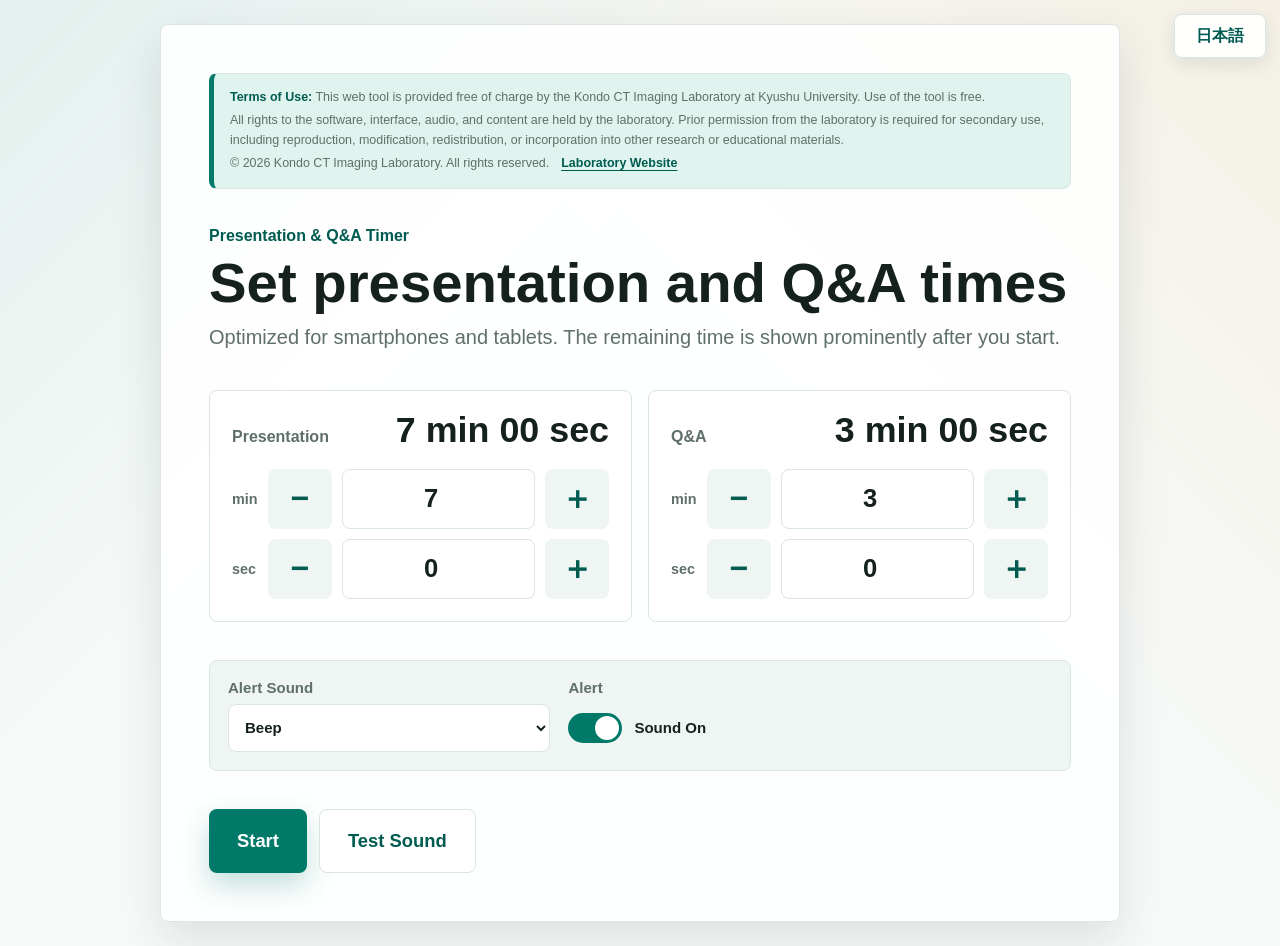
<file: index.html>
<!doctype html>
<html lang="en">
  <head>
    <meta charset="utf-8" />
    <meta name="viewport" content="width=device-width, initial-scale=1, viewport-fit=cover" />
    <meta name="theme-color" content="#f7faf9" />
    <meta name="description" content="A free presentation and Q&A countdown timer optimized for smartphones and tablets." />
    <meta name="apple-mobile-web-app-capable" content="yes" />
    <meta name="apple-mobile-web-app-title" content="Presentation Timer" />
    <meta name="apple-mobile-web-app-status-bar-style" content="default" />
    <title>Presentation &amp; Q&amp;A Countdown</title>
    <link rel="icon" type="image/svg+xml" href="./assets/icon.svg" />
    <link rel="apple-touch-icon" sizes="180x180" href="./assets/icon-180.png" />
    <link rel="manifest" href="./manifest.webmanifest" />
    <link rel="stylesheet" href="./styles.css?v=20" />
  </head>
  <body data-tool-feedback="presentation-timer">
    <button id="languageButton" type="button" class="language-button" aria-label="日本語に切り替える">日本語</button>
    <main class="app-shell" aria-live="polite">
      <section id="setupPanel" class="setup-panel">
        <aside class="rights-banner" aria-label="Terms of use and rights notice">
          <div class="rights-ja" lang="ja">
            <p><strong>利用条件：</strong>本Webツールは、Kondo CT Imaging Laboratory（九州大学）が無料で提供しています。通常の利用は無料です。</p>
            <p>プログラム、画面、音源およびコンテンツに関する権利は当研究室に帰属します。転載、改変、再配布、他の研究・教育資料への組込みなどの二次利用には、事前に当研究室の許可が必要です。</p>
            <p>© 2026 Kondo CT Imaging Laboratory. All rights reserved.　<a href="https://m-kondo26.github.io/ja/" target="_blank" rel="noopener noreferrer">研究室Webサイト</a></p>
          </div>
          <div class="rights-en" lang="en">
            <p><strong>Terms of Use:</strong> This web tool is provided free of charge by the Kondo CT Imaging Laboratory at Kyushu University. Use of the tool is free.</p>
            <p>All rights to the software, interface, audio, and content are held by the laboratory. Prior permission from the laboratory is required for secondary use, including reproduction, modification, redistribution, or incorporation into other research or educational materials.</p>
            <p>© 2026 Kondo CT Imaging Laboratory. All rights reserved.　<a href="https://m-kondo26.github.io/" target="_blank" rel="noopener noreferrer">Laboratory Website</a></p>
          </div>
        </aside>

        <div class="setup-copy">
          <p class="app-label" data-i18n="appLabel">Presentation &amp; Q&amp;A Timer</p>
          <h1 data-i18n="setupTitle">発表時間と質疑応答を設定</h1>
          <p data-i18n="setupDescription">開始後は残り時間を大きく表示します。</p>
        </div>



        <div class="duration-grid" aria-label="時間設定" data-i18n-aria="durationSettings">
          <article class="duration-card">
            <div>
              <span class="duration-label" data-i18n="presentationTime">発表時間</span>
              <strong><span id="presentationValue">7</span><span data-i18n="minuteSuffix">分</span> <span id="presentationSecondsValue">00</span><span data-i18n="secondSuffix">秒</span></strong>
            </div>
            <div class="presentation-controls">
              <div class="time-unit-control">
                <span data-i18n="minutesLabel">分</span>
                <div class="stepper" role="group" aria-label="発表時間の分を変更" data-i18n-aria="presentationMinuteStepper">
                  <button type="button" class="icon-button" data-adjust="presentation" data-delta="-1" aria-label="発表時間を1分短くする" data-i18n-aria="decreasePresentation">
                    <span aria-hidden="true">−</span>
                  </button>
                  <input id="presentationInput" type="number" min="0" max="60" step="1" inputmode="numeric" value="7" aria-label="発表時間（分）" data-i18n-aria="presentationMinutes" />
                  <button type="button" class="icon-button" data-adjust="presentation" data-delta="1" aria-label="発表時間を1分長くする" data-i18n-aria="increasePresentation">
                    <span aria-hidden="true">＋</span>
                  </button>
                </div>
              </div>
              <div class="time-unit-control">
                <span data-i18n="secondsLabel">秒</span>
                <div class="stepper" role="group" aria-label="発表時間の秒を変更" data-i18n-aria="presentationSecondStepper">
                  <button type="button" class="icon-button" data-adjust="presentationSeconds" data-delta="-1" aria-label="発表時間を1秒短くする" data-i18n-aria="decreasePresentationSecond">
                    <span aria-hidden="true">−</span>
                  </button>
                  <input id="presentationSecondsInput" type="number" min="0" max="59" step="1" inputmode="numeric" value="0" aria-label="発表時間（秒）" data-i18n-aria="presentationSeconds" />
                  <button type="button" class="icon-button" data-adjust="presentationSeconds" data-delta="1" aria-label="発表時間を1秒長くする" data-i18n-aria="increasePresentationSecond">
                    <span aria-hidden="true">＋</span>
                  </button>
                </div>
              </div>
            </div>
          </article>

          <article class="duration-card">
            <div>
              <span class="duration-label" data-i18n="qaTime">質疑応答</span>
              <strong><span id="qaValue">3</span><span data-i18n="minuteSuffix">分</span> <span id="qaSecondsValue">00</span><span data-i18n="secondSuffix">秒</span></strong>
            </div>
            <div class="presentation-controls">
              <div class="time-unit-control">
                <span data-i18n="minutesLabel">分</span>
                <div class="stepper" role="group" aria-label="質疑応答時間の分を変更" data-i18n-aria="qaMinuteStepper">
                  <button type="button" class="icon-button" data-adjust="qa" data-delta="-1" aria-label="質疑応答を1分短くする" data-i18n-aria="decreaseQa">
                    <span aria-hidden="true">−</span>
                  </button>
                  <input id="qaInput" type="number" min="0" max="60" step="1" inputmode="numeric" value="3" aria-label="質疑応答（分）" data-i18n-aria="qaMinutes" />
                  <button type="button" class="icon-button" data-adjust="qa" data-delta="1" aria-label="質疑応答を1分長くする" data-i18n-aria="increaseQa">
                    <span aria-hidden="true">＋</span>
                  </button>
                </div>
              </div>
              <div class="time-unit-control">
                <span data-i18n="secondsLabel">秒</span>
                <div class="stepper" role="group" aria-label="質疑応答時間の秒を変更" data-i18n-aria="qaSecondStepper">
                  <button type="button" class="icon-button" data-adjust="qaSeconds" data-delta="-1" aria-label="質疑応答を1秒短くする" data-i18n-aria="decreaseQaSecond">
                    <span aria-hidden="true">−</span>
                  </button>
                  <input id="qaSecondsInput" type="number" min="0" max="59" step="1" inputmode="numeric" value="0" aria-label="質疑応答（秒）" data-i18n-aria="qaSeconds" />
                  <button type="button" class="icon-button" data-adjust="qaSeconds" data-delta="1" aria-label="質疑応答を1秒長くする" data-i18n-aria="increaseQaSecond">
                    <span aria-hidden="true">＋</span>
                  </button>
                </div>
              </div>
            </div>
          </article>
        </div>

        <div class="sound-settings" aria-label="通知音設定" data-i18n-aria="soundSettings">
          <label class="sound-field">
            <span data-i18n="soundLabel">通知音</span>
            <select id="soundSelect">
              <option value="beep" data-i18n="soundBeep" selected>ビープ</option>
              <option value="bell" data-i18n="soundBell">ベル</option>
              <option value="chime" data-i18n="soundChime">チャイム</option>
            </select>
          </label>
          <label class="sound-toggle">
            <span data-i18n="soundModeLabel">通知</span>
            <span class="toggle-control">
              <input id="soundEnabledInput" type="checkbox" checked aria-label="通知音の有無" data-i18n-aria="soundEnabledAria" />
              <span id="soundEnabledLabel" data-i18n="soundOn">音あり</span>
            </span>
          </label>
        </div>

        <div class="setup-actions">
          <button id="startButton" type="button" class="primary-button" data-i18n="start">スタート</button>
          <button id="testBellButton" type="button" class="secondary-button" data-i18n="testBell">ベル確認</button>
        </div>
      </section>

      <section id="timerPanel" class="timer-panel" hidden>
        <div class="timer-topbar">
          <div>
            <p id="phaseEyebrow" class="phase-eyebrow">発表中</p>
            <h2 id="phaseTitle">発表時間</h2>
          </div>
          <div class="mini-summary" aria-label="設定時間" data-i18n-aria="configuredTimes">
            <span><b id="summaryPresentation">07:00</b><span data-i18n="presentationSummary"> 発表</span></span>
            <span><b id="summaryQa">03:00</b><span data-i18n="qaSummary"> 質疑</span></span>
          </div>
        </div>

        <div class="time-stage" aria-label="残り時間" data-i18n-aria="remainingTime">
          <div id="timeDisplay" class="time-display" role="timer">07:00</div>
          <p id="phaseMessage" class="phase-message">発表者と司会に見えるよう大きく表示しています。</p>
        </div>

        <div class="progress-wrap" aria-hidden="true">
          <div id="progressBar" class="progress-bar"></div>
        </div>

        <div class="timer-actions">
          <button id="pauseButton" type="button" class="secondary-button compact">一時停止</button>
          <button id="skipButton" type="button" class="secondary-button compact">質疑へ</button>
          <button id="resetDuringButton" type="button" class="ghost-button compact" data-i18n="reset">リセット</button>
        </div>
      </section>

      <section id="completePanel" class="complete-panel" hidden>
        <p class="app-label" data-i18n="finishedLabel">終了</p>
        <h2 data-i18n="finishedTitle">発表と質疑応答が終了しました</h2>
        <div class="complete-time">00:00</div>
        <div class="complete-actions">
          <button id="nextSpeakerButton" type="button" class="primary-button" data-i18n="nextSpeaker">次の演者を開始</button>
          <button id="resetButton" type="button" class="secondary-button" data-i18n="reset">リセット</button>
        </div>
      </section>
    </main>

    <p id="usageCounter" class="usage-counter" hidden>
      <span data-i18n="timerPageViews">Timer page views</span>
      <span><span data-i18n="todayLabel">Today</span> <strong id="timerToday">—</strong> · <span data-i18n="totalLabel">Total</span> <strong id="timerTotal">—</strong></span>
    </p>

    <script src="./app.js?v=18" defer></script>
  <!-- Cloudflare Web Analytics -->
  <script type="module" src="https://static.cloudflareinsights.com/beacon.min.js" data-cf-beacon='{"token":"8cd31baa0ac5446aab19d66d7a0b5060"}'></script>
  <!-- End Cloudflare Web Analytics -->
  <script src="https://m-kondo26.github.io/tool-feedback.js?v=20260825-2" defer></script>
</body>
</html>
</file>
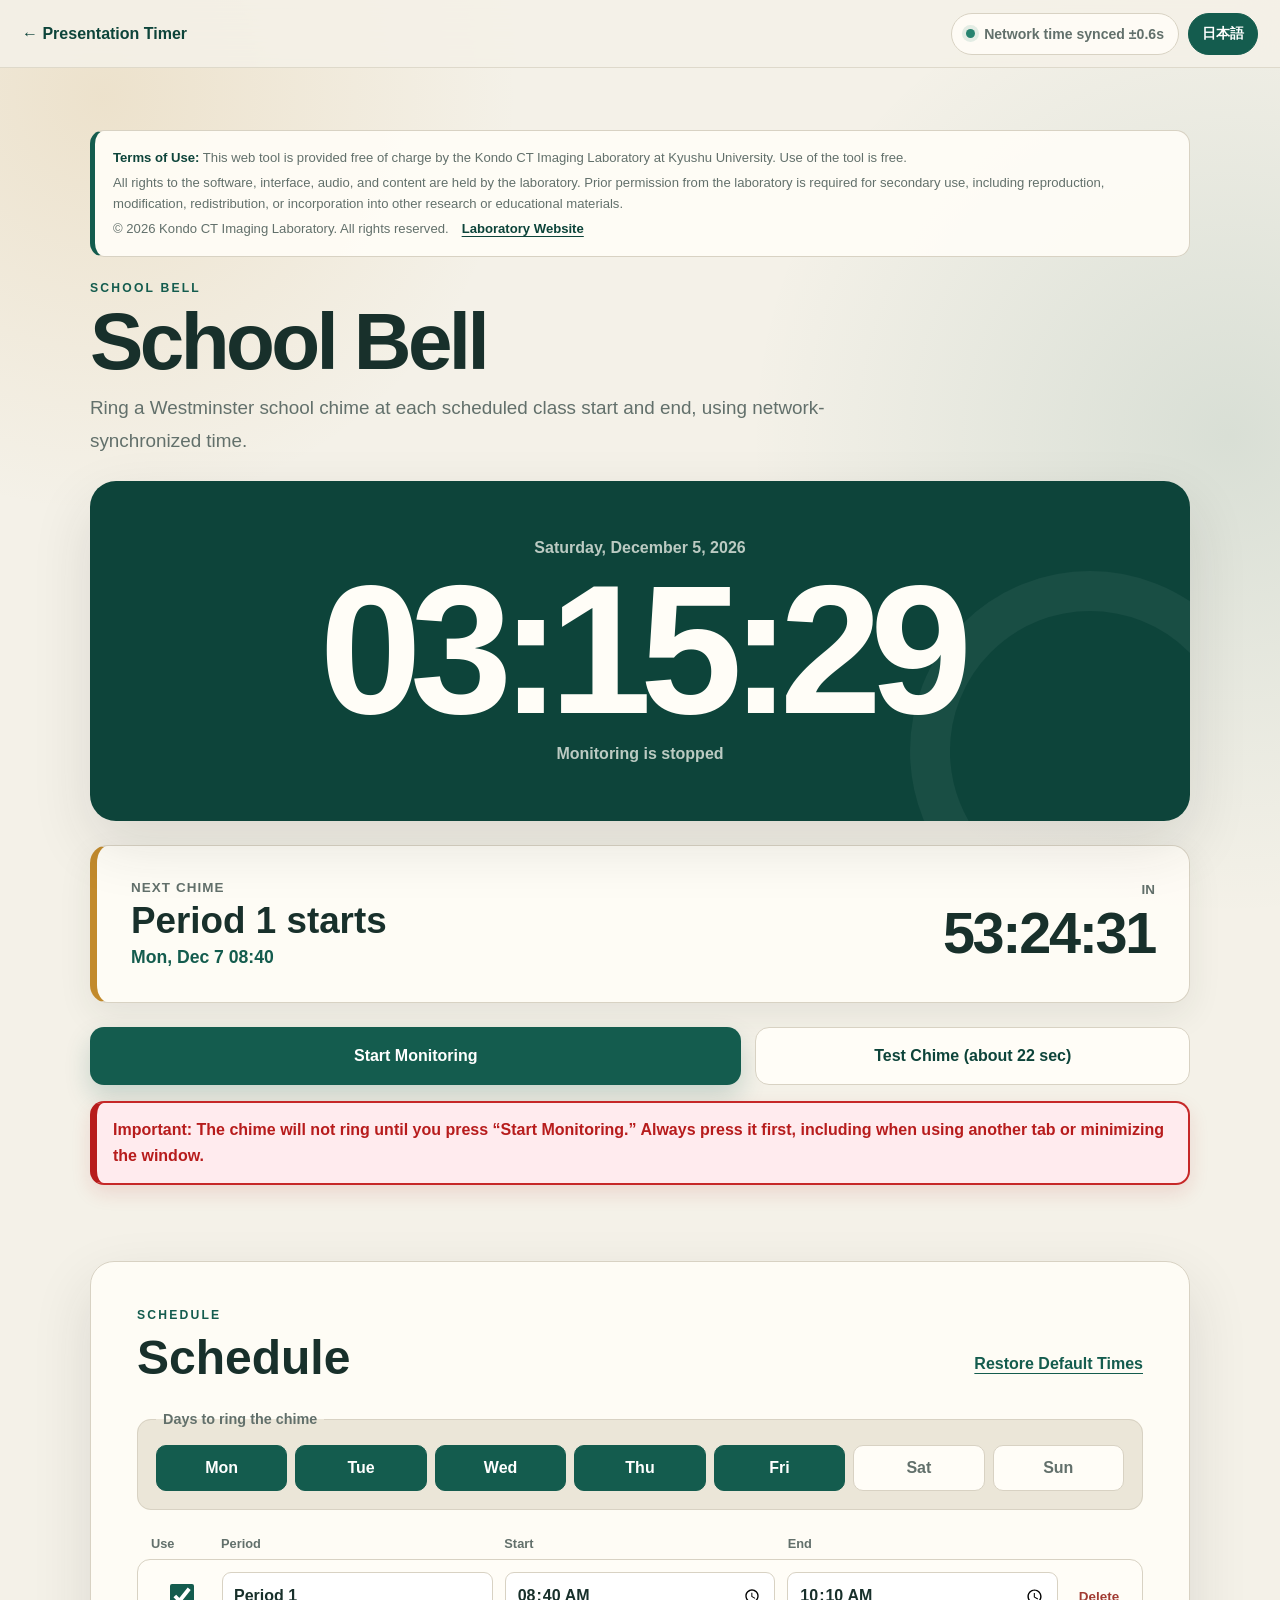
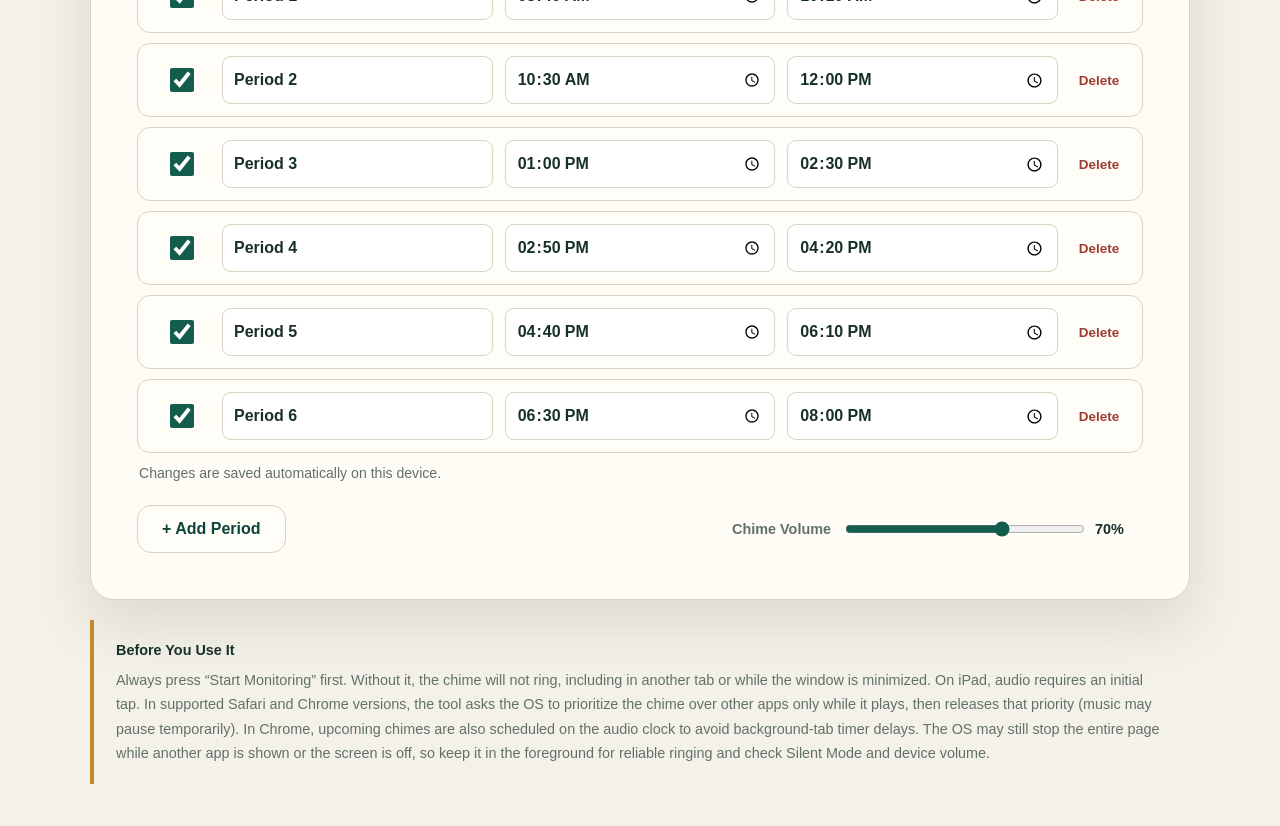
<file: school-bell/index.html>
<!doctype html>
<html lang="ja">
  <head>
    <meta charset="utf-8" />
    <meta name="viewport" content="width=device-width, initial-scale=1, viewport-fit=cover" />
    <meta name="theme-color" content="#f4f1e8" />
    <meta name="description" content="ネット時刻に同期し、設定した授業の開始・終了時刻に学校チャイムを鳴らすiPad対応Webツールです。" />
    <meta name="apple-mobile-web-app-capable" content="yes" />
    <meta name="apple-mobile-web-app-title" content="学校チャイム" />
    <meta name="apple-mobile-web-app-status-bar-style" content="default" />
    <title>学校チャイム</title>
    <link rel="icon" type="image/svg+xml" href="../assets/icon.svg" />
    <link rel="apple-touch-icon" sizes="180x180" href="../assets/icon-180.png" />
    <link id="manifestLink" rel="manifest" href="./manifest.webmanifest" />
    <link rel="stylesheet" href="./styles.css?v=7" />
  </head>
  <body data-tool-feedback="school-bell">
    <header class="topbar">
      <a id="backLink" class="back-link" href="../index.html?lang=ja" data-i18n="backLink">← 発表タイマー</a>
      <div class="topbar-actions">
        <button id="syncButton" class="sync-pill" type="button" aria-label="ネット時刻を再同期" data-i18n-aria="syncAria">
          <span id="syncDot" class="sync-dot" aria-hidden="true"></span>
          <span id="syncLabel">ネット時刻を同期中</span>
        </button>
        <button id="languageButton" class="language-button" type="button" aria-label="Switch to English">English</button>
      </div>
    </header>

    <main class="page-shell">
      <section class="hero" aria-labelledby="pageTitle">
        <aside class="rights-banner" aria-label="利用条件と権利表記">
          <div class="rights-ja" lang="ja">
            <p><strong>利用条件：</strong>本Webツールは、Kondo CT Imaging Laboratory（九州大学）が無料で提供しています。通常の利用は無料です。</p>
            <p>プログラム、画面、音源およびコンテンツに関する権利は当研究室に帰属します。転載、改変、再配布、他の研究・教育資料への組込みなどの二次利用には、事前に当研究室の許可が必要です。</p>
            <p>© 2026 Kondo CT Imaging Laboratory. All rights reserved.　<a href="https://m-kondo26.github.io/ja/" target="_blank" rel="noopener noreferrer">研究室Webサイト</a></p>
          </div>
          <div class="rights-en" lang="en">
            <p><strong>Terms of Use:</strong> This web tool is provided free of charge by the Kondo CT Imaging Laboratory at Kyushu University. Use of the tool is free.</p>
            <p>All rights to the software, interface, audio, and content are held by the laboratory. Prior permission from the laboratory is required for secondary use, including reproduction, modification, redistribution, or incorporation into other research or educational materials.</p>
            <p>© 2026 Kondo CT Imaging Laboratory. All rights reserved.　<a href="https://m-kondo26.github.io/" target="_blank" rel="noopener noreferrer">Laboratory Website</a></p>
          </div>
        </aside>

        <div class="hero-copy">
          <p class="eyebrow">SCHOOL BELL</p>
          <h1 id="pageTitle" data-i18n="pageTitle">学校チャイム</h1>
          <p data-i18n="heroDescription">設定した授業の開始・終了時刻に、ネット時刻を基準としてチャイムを鳴らします。</p>
        </div>



        <div class="clock-card" aria-live="polite">
          <p id="dateDisplay" class="date-display">----年--月--日（-）</p>
          <time id="clockDisplay" class="clock-display" datetime="">--:--:--</time>
          <p id="periodStatus" class="period-status" data-i18n="checkingTime">時刻を確認しています</p>
        </div>

        <div class="next-card">
          <div>
            <p class="next-label" data-i18n="nextChime">次のチャイム</p>
            <h2 id="nextEventLabel" data-i18n="checking">確認中</h2>
            <p id="nextEventTime" class="next-time">--:--</p>
          </div>
          <div class="countdown-wrap">
            <span data-i18n="remaining">あと</span>
            <strong id="countdownDisplay">--:--:--</strong>
          </div>
        </div>

        <div class="monitor-controls">
          <button id="monitorButton" class="primary-button" type="button" data-i18n="startMonitoring">監視を開始</button>
          <button id="testButton" class="secondary-button" type="button" data-i18n="testChime">チャイムを試聴（約22秒）</button>
        </div>
        <p id="monitorNote" class="monitor-note" role="status">重要：「監視を開始」を押さない限り、チャイムは鳴りません。別タブ表示やウィンドウ最小化で使う場合も、先に必ず押してください。</p>
      </section>

      <section class="settings-card" aria-labelledby="scheduleTitle">
        <div class="section-heading">
          <div>
            <p class="eyebrow">SCHEDULE</p>
            <h2 id="scheduleTitle" data-i18n="scheduleTitle">時間割</h2>
          </div>
          <button id="resetScheduleButton" class="text-button" type="button" data-i18n="resetSchedule">初期時間に戻す</button>
        </div>

        <fieldset class="weekday-fieldset">
          <legend data-i18n="activeWeekdays">チャイムを鳴らす曜日</legend>
          <div class="weekday-grid">
            <label><input type="checkbox" name="weekday" value="1" checked /><span data-i18n="mondayShort">月</span></label>
            <label><input type="checkbox" name="weekday" value="2" checked /><span data-i18n="tuesdayShort">火</span></label>
            <label><input type="checkbox" name="weekday" value="3" checked /><span data-i18n="wednesdayShort">水</span></label>
            <label><input type="checkbox" name="weekday" value="4" checked /><span data-i18n="thursdayShort">木</span></label>
            <label><input type="checkbox" name="weekday" value="5" checked /><span data-i18n="fridayShort">金</span></label>
            <label><input type="checkbox" name="weekday" value="6" /><span data-i18n="saturdayShort">土</span></label>
            <label><input type="checkbox" name="weekday" value="0" /><span data-i18n="sundayShort">日</span></label>
          </div>
        </fieldset>

        <div class="schedule-head" aria-hidden="true">
          <span data-i18n="enabledColumn">使用</span><span data-i18n="periodColumn">時限</span><span data-i18n="startColumn">開始</span><span data-i18n="endColumn">終了</span><span></span>
        </div>
        <div id="scheduleRows" class="schedule-rows"></div>
        <p id="scheduleMessage" class="schedule-message" role="status"></p>

        <div class="schedule-actions">
          <button id="addPeriodButton" class="secondary-button small-button" type="button" data-i18n="addPeriod">＋ 時限を追加</button>
          <label class="volume-control" for="volumeInput">
            <span data-i18n="chimeVolume">チャイム音量</span>
            <input id="volumeInput" type="range" min="10" max="100" step="5" value="70" />
            <output id="volumeOutput" for="volumeInput">70%</output>
          </label>
        </div>
      </section>

      <aside class="usage-note">
        <strong data-i18n="usageTitle">使用上の注意</strong>
        <p data-i18n="usageDescription">iPadでは音声の許可に最初のタップが必要です。監視中は画面のスリープをできるだけ防ぎますが、このページを前面に表示したまま、消音設定と本体音量を事前に確認してください。</p>
      </aside>
    </main>

    <template id="scheduleRowTemplate">
      <div class="schedule-row">
        <label class="enabled-cell">
          <input class="period-enabled" type="checkbox" />
          <span class="sr-only">この時限を使用</span>
        </label>
        <label>
          <span class="mobile-label">時限</span>
          <input class="period-label" type="text" maxlength="12" autocomplete="off" />
        </label>
        <label>
          <span class="mobile-label">開始</span>
          <input class="period-start" type="time" step="60" />
        </label>
        <label>
          <span class="mobile-label">終了</span>
          <input class="period-end" type="time" step="60" />
        </label>
        <button class="delete-period-button" type="button" aria-label="この時限を削除">削除</button>
        <p class="row-error" role="status"></p>
      </div>
    </template>

    <audio id="chimeAudio" src="./chime.wav" preload="auto" aria-hidden="true" hidden></audio>
    <script type="module" src="./app.js?v=13"></script>
    <script src="https://m-kondo26.github.io/tool-feedback.js?v=20260825-2" defer></script>
</body>
</html>
</file>
<file: styles.css>
:root {
  color-scheme: light;
  --bg: #f7faf9;
  --surface: #ffffff;
  --surface-strong: #eef5f2;
  --text: #15211d;
  --muted: #5f6f69;
  --line: #d9e5e0;
  --accent: #007a68;
  --accent-strong: #005b50;
  --accent-soft: #dff4ee;
  --amber: #d47b00;
  --danger: #b83b2d;
  --shadow: 0 18px 48px rgba(22, 45, 38, 0.12);
  --radius: 8px;
  font-family: -apple-system, BlinkMacSystemFont, "Hiragino Sans", "Yu Gothic", "Meiryo", sans-serif;
}

* {
  box-sizing: border-box;
}

html,
body {
  min-height: 100%;
  margin: 0;
}

body {
  background:
    linear-gradient(135deg, rgba(0, 122, 104, 0.08), transparent 38%),
    linear-gradient(225deg, rgba(212, 123, 0, 0.08), transparent 42%),
    var(--bg);
  color: var(--text);
  -webkit-font-smoothing: antialiased;
  overflow-x: hidden;
  overflow-y: auto;
  user-select: none;
  -webkit-user-select: none;
}

button,
input,
select {
  font: inherit;
}

button {
  border: 0;
  cursor: pointer;
  touch-action: manipulation;
}

[hidden] {
  display: none !important;
}

button:focus-visible,
input:focus-visible {
  outline: 4px solid rgba(0, 122, 104, 0.28);
  outline-offset: 3px;
}

select:focus-visible {
  outline: 4px solid rgba(0, 122, 104, 0.28);
  outline-offset: 3px;
}

.language-button {
  position: fixed;
  z-index: 10;
  top: max(14px, env(safe-area-inset-top));
  right: max(14px, env(safe-area-inset-right));
  min-width: 92px;
  min-height: 44px;
  padding: 8px 14px;
  border: 1px solid var(--line);
  border-radius: var(--radius);
  background: rgba(255, 255, 255, 0.94);
  color: var(--accent-strong);
  box-shadow: 0 6px 18px rgba(22, 45, 38, 0.1);
  font-weight: 800;
}

.app-shell {
  min-height: 100dvh;
  display: grid;
  align-items: safe center;
  justify-items: center;
  padding: max(24px, env(safe-area-inset-top)) max(24px, env(safe-area-inset-right)) max(24px, env(safe-area-inset-bottom)) max(24px, env(safe-area-inset-left));
}

.usage-counter {
  position: fixed;
  z-index: 5;
  left: max(12px, env(safe-area-inset-left));
  bottom: max(8px, env(safe-area-inset-bottom));
  display: flex;
  gap: 8px;
  margin: 0;
  color: var(--muted);
  font-size: 0.68rem;
  letter-spacing: 0.02em;
  opacity: 0.72;
}

.usage-counter strong {
  color: var(--text);
  font-weight: 700;
}

.setup-panel,
.complete-panel {
  width: min(960px, 100%);
  background: rgba(255, 255, 255, 0.88);
  border: 1px solid rgba(217, 229, 224, 0.9);
  border-radius: var(--radius);
  box-shadow: var(--shadow);
  padding: clamp(24px, 4vw, 48px);
}

.setup-panel {
  display: grid;
  gap: clamp(24px, 4vw, 38px);
}

.setup-copy {
  display: grid;
  gap: 8px;
}


.rights-banner {
  padding: 14px 16px;
  border: 1px solid var(--line);
  border-left: 5px solid var(--accent);
  border-radius: var(--radius);
  background: var(--accent-soft);
  color: var(--muted);
  font-size: 0.78rem;
  line-height: 1.6;
  user-select: text;
  -webkit-user-select: text;
}

.rights-banner p {
  margin: 0;
}

.rights-banner p + p {
  margin-top: 3px;
}

.rights-banner strong,
.rights-banner a {
  color: var(--accent-strong);
  font-weight: 800;
}

.rights-banner a {
  text-underline-offset: 3px;
}

html[lang="ja"] .rights-en,
html[lang="en"] .rights-ja {
  display: none;
}

.sound-settings {
  display: grid;
  grid-template-columns: minmax(180px, 0.8fr) minmax(260px, 1.2fr);
  gap: 18px;
  padding: 18px;
  border: 1px solid var(--line);
  border-radius: var(--radius);
  background: var(--surface-strong);
}

.sound-field,
.sound-toggle {
  display: grid;
  gap: 8px;
  color: var(--muted);
  font-size: 0.94rem;
  font-weight: 800;
}

.sound-field select {
  min-height: 48px;
  padding: 8px 12px;
  border: 1px solid var(--line);
  border-radius: var(--radius);
  background: var(--surface);
  color: var(--text);
}

.sound-toggle {
  align-content: center;
}

.toggle-control {
  display: flex;
  align-items: center;
  gap: 12px;
  min-height: 48px;
  color: var(--text);
}

.toggle-control input {
  appearance: none;
  width: 54px;
  height: 30px;
  margin: 0;
  border-radius: 15px;
  background: #87938f;
  position: relative;
  cursor: pointer;
}

.toggle-control input::after {
  content: "";
  position: absolute;
  width: 24px;
  height: 24px;
  top: 3px;
  left: 3px;
  border-radius: 50%;
  background: #ffffff;
  transition: transform 160ms ease;
}

.toggle-control input:checked {
  background: var(--accent);
}

.toggle-control input:checked::after {
  transform: translateX(24px);
}

.app-label,
.phase-eyebrow {
  margin: 0;
  color: var(--accent-strong);
  font-size: clamp(0.9rem, 1.4vw, 1rem);
  font-weight: 800;
  letter-spacing: 0;
}

h1,
h2,
p {
  margin: 0;
}

h1 {
  font-size: clamp(2rem, 4.4vw, 3.8rem);
  line-height: 1.08;
  font-weight: 850;
}

.setup-copy p:last-child,
.phase-message {
  color: var(--muted);
  font-size: clamp(1rem, 1.9vw, 1.25rem);
  line-height: 1.5;
}

.duration-grid {
  display: grid;
  grid-template-columns: repeat(2, minmax(0, 1fr));
  gap: 16px;
}

.duration-card {
  background: var(--surface);
  border: 1px solid var(--line);
  border-radius: var(--radius);
  display: grid;
  gap: 20px;
  padding: 22px;
}

.duration-card > div:first-child {
  display: flex;
  align-items: baseline;
  justify-content: space-between;
  gap: 14px;
}

.duration-label {
  color: var(--muted);
  font-size: 1rem;
  font-weight: 700;
}

.duration-card strong {
  flex: 0 0 auto;
  white-space: nowrap;
  font-size: clamp(1.65rem, 2.8vw, 2.5rem);
  line-height: 1;
}

.stepper {
  display: grid;
  grid-template-columns: 64px minmax(88px, 1fr) 64px;
  gap: 10px;
  align-items: center;
}

.presentation-controls {
  display: grid;
  gap: 10px;
}

.time-unit-control {
  display: grid;
  grid-template-columns: 28px minmax(0, 1fr);
  gap: 8px;
  align-items: center;
  color: var(--muted);
  font-size: 0.9rem;
  font-weight: 800;
}

.icon-button,
.stepper input {
  height: 60px;
  border-radius: var(--radius);
}

.icon-button {
  background: var(--surface-strong);
  color: var(--accent-strong);
  font-size: 2rem;
  font-weight: 800;
}

.stepper input {
  width: 100%;
  border: 1px solid var(--line);
  color: var(--text);
  text-align: center;
  font-size: 1.6rem;
  font-weight: 800;
}

.setup-actions,
.complete-actions,
.timer-actions {
  display: flex;
  gap: 12px;
  flex-wrap: wrap;
  align-items: center;
}

.primary-button,
.secondary-button,
.ghost-button {
  min-height: 64px;
  border-radius: var(--radius);
  padding: 0 28px;
  font-size: 1.15rem;
  font-weight: 800;
}

.primary-button {
  background: var(--accent);
  color: white;
  box-shadow: 0 12px 28px rgba(0, 122, 104, 0.24);
}

.secondary-button {
  background: var(--surface);
  color: var(--accent-strong);
  border: 1px solid var(--line);
}

.ghost-button {
  background: transparent;
  color: var(--muted);
}

.compact {
  min-height: 48px;
  padding: 0 18px;
  font-size: 0.95rem;
}

.timer-panel {
  width: min(1180px, 100%);
  height: calc(100dvh - max(48px, env(safe-area-inset-top) + env(safe-area-inset-bottom)));
  display: grid;
  grid-template-rows: auto 1fr auto auto;
  gap: clamp(16px, 3vw, 28px);
}

.timer-topbar {
  display: flex;
  align-items: flex-start;
  justify-content: space-between;
  gap: 20px;
}

.timer-topbar h2 {
  font-size: clamp(1.6rem, 3vw, 2.8rem);
  line-height: 1.05;
}

.mini-summary {
  display: flex;
  gap: 10px;
  flex-wrap: wrap;
  justify-content: flex-end;
}

.mini-summary span {
  background: rgba(255, 255, 255, 0.76);
  border: 1px solid var(--line);
  border-radius: var(--radius);
  color: var(--muted);
  padding: 10px 12px;
  font-size: 0.95rem;
  font-weight: 700;
}

.mini-summary b {
  color: var(--text);
}

.time-stage {
  display: grid;
  place-items: center;
  align-content: center;
  gap: clamp(12px, 2vw, 22px);
  min-height: 0;
}

.time-display {
  color: var(--text);
  font-variant-numeric: tabular-nums;
  font-size: clamp(6rem, 22vw, 18rem);
  font-weight: 900;
  line-height: 0.88;
  letter-spacing: 0;
  text-align: center;
}

.phase-message {
  text-align: center;
}

.progress-wrap {
  height: 14px;
  overflow: hidden;
  border-radius: 999px;
  background: rgba(21, 33, 29, 0.1);
}

.progress-bar {
  width: 100%;
  height: 100%;
  border-radius: inherit;
  background: var(--accent);
  transform-origin: left center;
  transform: scaleX(1);
  transition: transform 220ms linear, background-color 180ms ease;
}

.timer-actions {
  justify-content: center;
}

.complete-panel {
  text-align: center;
  display: grid;
  justify-items: center;
  gap: 20px;
}

.complete-panel h2 {
  font-size: clamp(2rem, 5vw, 4rem);
  line-height: 1.1;
}

.complete-time {
  font-variant-numeric: tabular-nums;
  font-size: clamp(5rem, 16vw, 12rem);
  line-height: 0.9;
  font-weight: 900;
  color: var(--accent-strong);
}

.complete-actions {
  justify-content: center;
}

.is-qa {
  --accent: #d47b00;
  --accent-strong: #945300;
  --accent-soft: #fff1d8;
}

.is-finished {
  --accent: #b83b2d;
  --accent-strong: #84251b;
}

.flash {
  animation: flash 520ms ease-out;
}

@keyframes flash {
  0% {
    background-color: rgba(212, 123, 0, 0.24);
  }
  100% {
    background-color: transparent;
  }
}

@media (orientation: portrait) {
  .timer-panel {
    height: calc(100dvh - 40px);
  }

  .time-display {
    font-size: clamp(5.2rem, 27vw, 14rem);
  }
}

@media (max-height: 760px) and (min-width: 761px) {
  body {
    overflow: auto;
  }

  .app-shell {
    place-items: start center;
    padding: 16px;
  }

  .setup-panel {
    gap: 14px;
    padding: 18px;
  }

  .setup-copy {
    gap: 4px;
  }

  .setup-copy h1 {
    font-size: 2rem;
  }

  .duration-card {
    grid-template-columns: 1fr;
    gap: 10px;
    padding: 14px;
  }

  .icon-button,
  .stepper input {
    height: 48px;
  }

  .sound-settings {
    padding: 12px 14px;
  }
}

@media (max-width: 760px) {
  body {
    overflow: auto;
  }

  .app-shell {
    min-height: 100svh;
    padding: 16px;
  }

  .duration-grid {
    grid-template-columns: 1fr;
  }

  .sound-settings {
    grid-template-columns: 1fr;
  }

  .timer-panel {
    min-height: calc(100svh - 32px);
    height: auto;
  }

  .timer-topbar {
    flex-direction: column;
  }

  .mini-summary {
    justify-content: flex-start;
  }

  .time-display {
    font-size: clamp(4.6rem, 25vw, 9rem);
  }

  .primary-button,
  .secondary-button,
  .ghost-button {
    width: 100%;
  }

  .timer-actions .compact {
    width: auto;
    flex: 1 1 30%;
  }
}

@media (max-width: 480px) {
  .language-button {
    min-width: 78px;
    min-height: 40px;
    padding: 6px 10px;
    font-size: 0.85rem;
  }

  .setup-panel,
  .complete-panel {
    padding: 16px;
  }

  .setup-panel {
    gap: 12px;
  }

  .setup-copy {
    padding-right: 72px;
  }

  .setup-copy h1 {
    font-size: 1.8rem;
  }

  .duration-card {
    gap: 10px;
    padding: 12px;
  }

  .presentation-controls {
    grid-template-columns: repeat(2, minmax(0, 1fr));
    gap: 8px;
  }

  .time-unit-control {
    grid-template-columns: 1fr;
    gap: 4px;
  }

  .stepper {
    grid-template-columns: 44px minmax(44px, 1fr) 44px;
    gap: 5px;
  }

  .icon-button,
  .stepper input {
    height: 48px;
  }

  .sound-settings {
    grid-template-columns: repeat(2, minmax(0, 1fr));
    gap: 10px;
    padding: 12px;
  }

  .sound-field,
  .sound-toggle {
    gap: 5px;
    font-size: 0.82rem;
  }

  .sound-field select,
  .toggle-control {
    min-height: 44px;
  }

  .setup-actions {
    flex-wrap: nowrap;
  }

  .setup-actions .primary-button,
  .setup-actions .secondary-button {
    width: auto;
    min-width: 0;
    flex: 1 1 50%;
  }

  .time-display {
    font-size: clamp(6rem, 32vw, 9rem);
  }
}

@media (orientation: landscape) and (max-height: 500px) {
  .language-button {
    top: max(8px, env(safe-area-inset-top));
    right: max(8px, env(safe-area-inset-right));
    min-width: 78px;
    min-height: 38px;
    padding: 5px 9px;
    font-size: 0.82rem;
  }

  .app-shell {
    min-height: 100dvh;
    padding: max(10px, env(safe-area-inset-top)) max(10px, env(safe-area-inset-right)) max(10px, env(safe-area-inset-bottom)) max(10px, env(safe-area-inset-left));
  }

  .setup-panel {
    gap: 8px;
    padding: 10px;
  }

  .setup-copy {
    gap: 2px;
    padding-right: 86px;
  }

  .app-label,
  .phase-eyebrow {
    font-size: 0.75rem;
  }

  .setup-copy h1 {
    font-size: 1.45rem;
  }

  .setup-copy p:last-child,
  .phase-message {
    font-size: 0.82rem;
    line-height: 1.2;
  }

  .duration-grid {
    gap: 8px;
  }

  .duration-card {
    grid-template-columns: 1fr;
    gap: 6px;
    padding: 8px;
  }

  .duration-card strong {
    font-size: 1.35rem;
  }

  .presentation-controls {
    grid-template-columns: repeat(2, minmax(0, 1fr));
    gap: 6px;
  }

  .time-unit-control {
    grid-template-columns: 1fr;
    gap: 2px;
    font-size: 0.75rem;
  }

  .stepper {
    grid-template-columns: 40px minmax(42px, 1fr) 40px;
    gap: 4px;
  }

  .icon-button,
  .stepper input {
    height: 40px;
  }

  .icon-button {
    font-size: 1.5rem;
  }

  .stepper input {
    font-size: 1.15rem;
  }

  .sound-settings {
    grid-template-columns: minmax(150px, 0.8fr) minmax(180px, 1.2fr);
    gap: 10px;
    padding: 7px 10px;
  }

  .sound-field,
  .sound-toggle {
    grid-template-columns: auto minmax(100px, 1fr);
    align-items: center;
    gap: 8px;
    font-size: 0.78rem;
  }

  .sound-field select,
  .toggle-control {
    min-height: 38px;
  }

  .setup-actions {
    flex-wrap: nowrap;
    gap: 8px;
  }

  .setup-actions .primary-button,
  .setup-actions .secondary-button,
  .timer-actions .compact {
    min-height: 40px;
    padding: 0 14px;
    font-size: 0.86rem;
  }

  .timer-panel {
    height: calc(100dvh - 20px);
    gap: 8px;
  }

  .timer-topbar {
    padding-right: 86px;
  }

  .timer-topbar h2 {
    font-size: 1.35rem;
  }

  .mini-summary span {
    padding: 5px 7px;
    font-size: 0.74rem;
  }

  .time-stage {
    gap: 6px;
  }

  .time-display {
    font-size: clamp(4.5rem, 30vh, 8rem);
  }

  .progress-wrap {
    height: 8px;
  }
}

@media (prefers-reduced-motion: reduce) {
  *,
  *::before,
  *::after {
    animation-duration: 0.001ms !important;
    animation-iteration-count: 1 !important;
    scroll-behavior: auto !important;
    transition-duration: 0.001ms !important;
  }
}
</file>
<file: school-bell/styles.css>
:root {
  color-scheme: light;
  --paper: #f4f1e8;
  --surface: #fffdf7;
  --surface-strong: #ebe6d8;
  --ink: #18302b;
  --muted: #62706b;
  --line: #d8d2c3;
  --green: #145c4e;
  --green-deep: #0d443a;
  --green-soft: #dcebe5;
  --gold: #c28a2c;
  --danger: #a13b32;
  --shadow: 0 24px 60px rgba(38, 45, 40, 0.12);
  --radius: 18px;
  font-family: -apple-system, BlinkMacSystemFont, "Hiragino Sans", "Yu Gothic", "Meiryo", sans-serif;
}

* {
  box-sizing: border-box;
}

html {
  min-height: 100%;
  background: var(--paper);
}

body {
  min-height: 100%;
  margin: 0;
  background:
    radial-gradient(circle at 8% 4%, rgba(194, 138, 44, 0.15), transparent 26rem),
    radial-gradient(circle at 96% 18%, rgba(20, 92, 78, 0.12), transparent 30rem),
    var(--paper);
  color: var(--ink);
  -webkit-font-smoothing: antialiased;
}

button,
input {
  font: inherit;
}

button,
a,
input {
  touch-action: manipulation;
}

button {
  border: 0;
  cursor: pointer;
}

button:focus-visible,
a:focus-visible,
input:focus-visible {
  outline: 4px solid rgba(194, 138, 44, 0.35);
  outline-offset: 3px;
}

.topbar {
  position: sticky;
  z-index: 20;
  top: 0;
  display: flex;
  justify-content: space-between;
  align-items: center;
  gap: 16px;
  min-height: 68px;
  padding: max(12px, env(safe-area-inset-top)) max(22px, env(safe-area-inset-right)) 12px max(22px, env(safe-area-inset-left));
  border-bottom: 1px solid rgba(216, 210, 195, 0.78);
  background: rgba(244, 241, 232, 0.88);
  backdrop-filter: blur(18px);
  -webkit-backdrop-filter: blur(18px);
}

.back-link {
  flex: 0 1 auto;
  min-width: 0;
  color: var(--green-deep);
  font-weight: 800;
  text-decoration: none;
  white-space: nowrap;
}

.topbar-actions {
  display: flex;
  align-items: center;
  gap: 9px;
}

.sync-pill {
  display: inline-flex;
  align-items: center;
  gap: 9px;
  min-height: 42px;
  padding: 8px 14px;
  border: 1px solid var(--line);
  border-radius: 999px;
  background: rgba(255, 253, 247, 0.92);
  color: var(--muted);
  font-size: 0.88rem;
  font-weight: 800;
}

.sync-dot {
  width: 9px;
  height: 9px;
  border-radius: 50%;
  background: var(--gold);
  box-shadow: 0 0 0 4px rgba(194, 138, 44, 0.13);
}

.sync-pill.synced .sync-dot {
  background: #27836f;
  box-shadow: 0 0 0 4px rgba(39, 131, 111, 0.13);
}

.sync-pill.offline .sync-dot {
  background: var(--danger);
  box-shadow: 0 0 0 4px rgba(161, 59, 50, 0.12);
}

.language-button {
  min-height: 42px;
  padding: 8px 13px;
  border: 1px solid var(--green);
  border-radius: 999px;
  background: var(--green);
  color: white;
  font-size: 0.86rem;
  font-weight: 850;
}

.page-shell {
  width: min(1100px, calc(100% - 36px));
  margin: 0 auto;
  padding: clamp(24px, 5vw, 62px) 0 max(42px, env(safe-area-inset-bottom));
}

.hero {
  display: grid;
  gap: 24px;
}

.hero-copy {
  max-width: 760px;
}

.eyebrow {
  margin: 0 0 8px;
  color: var(--green);
  font-size: 0.76rem;
  font-weight: 900;
  letter-spacing: 0.18em;
}

h1,
h2,
p {
  margin-top: 0;
}

h1 {
  margin-bottom: 10px;
  font-size: clamp(2.4rem, 8vw, 5rem);
  line-height: 0.98;
  letter-spacing: -0.045em;
}

.hero-copy > p:last-child {
  margin-bottom: 0;
  color: var(--muted);
  font-size: clamp(1rem, 2vw, 1.18rem);
  line-height: 1.75;
}

.rights-banner {
  grid-column: 1 / -1;
  padding: 16px 18px;
  border: 1px solid var(--line);
  border-left: 5px solid var(--green);
  border-radius: 14px;
  background: rgba(255, 253, 247, 0.92);
  color: var(--muted);
  font-size: 0.82rem;
  line-height: 1.65;
}

.rights-banner p {
  margin: 0;
}

.rights-banner p + p {
  margin-top: 3px;
}

.rights-banner strong,
.rights-banner a {
  color: var(--green-deep);
  font-weight: 850;
}

.rights-banner a {
  text-underline-offset: 3px;
}

html[lang="ja"] .rights-en,
html[lang="en"] .rights-ja {
  display: none;
}

.clock-card {
  position: relative;
  overflow: hidden;
  padding: clamp(28px, 6vw, 58px);
  border-radius: calc(var(--radius) + 8px);
  background: var(--green-deep);
  box-shadow: var(--shadow);
  color: #fffdf7;
  text-align: center;
}

.clock-card::after {
  position: absolute;
  right: -80px;
  bottom: -110px;
  width: 280px;
  height: 280px;
  border: 40px solid rgba(255, 255, 255, 0.05);
  border-radius: 50%;
  content: "";
}

.date-display,
.period-status {
  position: relative;
  z-index: 1;
  margin-bottom: 0;
  color: rgba(255, 253, 247, 0.72);
  font-weight: 700;
}

.clock-display {
  position: relative;
  z-index: 1;
  display: block;
  margin: 10px 0 12px;
  font-size: clamp(4.8rem, 18vw, 11.5rem);
  font-variant-numeric: tabular-nums;
  font-weight: 850;
  line-height: 0.9;
  letter-spacing: -0.065em;
}

.next-card {
  display: flex;
  justify-content: space-between;
  align-items: center;
  gap: 22px;
  padding: clamp(22px, 4vw, 34px);
  border: 1px solid var(--line);
  border-left: 7px solid var(--gold);
  border-radius: var(--radius);
  background: rgba(255, 253, 247, 0.9);
  box-shadow: 0 12px 34px rgba(38, 45, 40, 0.08);
}

.next-label {
  margin-bottom: 5px;
  color: var(--muted);
  font-size: 0.84rem;
  font-weight: 900;
  letter-spacing: 0.08em;
}

.next-card h2 {
  margin-bottom: 5px;
  font-size: clamp(1.5rem, 4vw, 2.3rem);
}

.next-time {
  margin-bottom: 0;
  color: var(--green);
  font-size: 1.1rem;
  font-weight: 850;
}

.countdown-wrap {
  display: grid;
  gap: 3px;
  min-width: 220px;
  text-align: right;
}

.countdown-wrap span {
  color: var(--muted);
  font-size: 0.84rem;
  font-weight: 700;
}

.countdown-wrap strong {
  font-size: clamp(2rem, 5vw, 3.6rem);
  font-variant-numeric: tabular-nums;
  letter-spacing: -0.04em;
}

.monitor-controls {
  display: flex;
  gap: 14px;
}

.primary-button,
.secondary-button {
  min-height: 58px;
  padding: 0 24px;
  border-radius: 14px;
  font-weight: 850;
}

.primary-button {
  flex: 1 1 60%;
  background: var(--green);
  box-shadow: 0 12px 26px rgba(20, 92, 78, 0.2);
  color: white;
}

.primary-button.active {
  background: var(--danger);
}

.secondary-button {
  flex: 1 1 40%;
  border: 1px solid var(--line);
  background: var(--surface);
  color: var(--green-deep);
}

.monitor-note {
  margin: -8px 0 0;
  padding: 14px 16px;
  border: 2px solid #c62828;
  border-left: 7px solid #b71c1c;
  border-radius: 14px;
  background: #ffebee;
  color: #b71c1c;
  font-size: 1rem;
  font-weight: 900;
  line-height: 1.65;
  box-shadow: 0 8px 20px rgba(183, 28, 28, 0.12);
}

.monitor-note.background-audio-active::before {
  content: "●";
  color: #17855b;
  margin-right: 0.45rem;
}

.settings-card {
  margin-top: clamp(38px, 7vw, 76px);
  padding: clamp(22px, 5vw, 46px);
  border: 1px solid var(--line);
  border-radius: calc(var(--radius) + 6px);
  background: rgba(255, 253, 247, 0.92);
  box-shadow: var(--shadow);
}

.section-heading {
  display: flex;
  justify-content: space-between;
  align-items: end;
  gap: 20px;
  margin-bottom: 26px;
}

.section-heading h2 {
  margin-bottom: 0;
  font-size: clamp(1.9rem, 4vw, 3rem);
}

.text-button {
  min-height: 42px;
  padding: 5px 0;
  background: transparent;
  color: var(--green);
  font-weight: 800;
  text-decoration: underline;
  text-underline-offset: 4px;
}

.weekday-fieldset {
  margin: 0 0 26px;
  padding: 18px;
  border: 1px solid var(--line);
  border-radius: 14px;
  background: var(--surface-strong);
}

.weekday-fieldset legend {
  padding: 0 7px;
  color: var(--muted);
  font-size: 0.9rem;
  font-weight: 800;
}

.weekday-grid {
  display: grid;
  grid-template-columns: repeat(7, 1fr);
  gap: 8px;
}

.weekday-grid label {
  position: relative;
}

.weekday-grid input {
  position: absolute;
  opacity: 0;
  pointer-events: none;
}

.weekday-grid span {
  display: grid;
  place-items: center;
  min-height: 46px;
  border: 1px solid var(--line);
  border-radius: 10px;
  background: var(--surface);
  color: var(--muted);
  font-weight: 850;
  cursor: pointer;
}

.weekday-grid input:checked + span {
  border-color: var(--green);
  background: var(--green);
  color: white;
}

.weekday-grid input:focus-visible + span {
  outline: 4px solid rgba(194, 138, 44, 0.35);
  outline-offset: 3px;
}

.schedule-head,
.schedule-row {
  display: grid;
  grid-template-columns: 58px minmax(90px, 1fr) minmax(130px, 1fr) minmax(130px, 1fr) 58px;
  gap: 12px;
  align-items: center;
}

.schedule-head {
  padding: 0 14px 8px;
  color: var(--muted);
  font-size: 0.8rem;
  font-weight: 900;
}

.schedule-rows {
  display: grid;
  gap: 10px;
}

.schedule-row {
  position: relative;
  padding: 12px 14px;
  border: 1px solid var(--line);
  border-radius: 13px;
  background: var(--surface);
}

.schedule-row.has-error {
  border-color: rgba(161, 59, 50, 0.55);
}

.schedule-row input[type="text"],
.schedule-row input[type="time"] {
  width: 100%;
  min-height: 48px;
  padding: 8px 11px;
  border: 1px solid var(--line);
  border-radius: 9px;
  background: #fff;
  color: var(--ink);
  font-weight: 750;
}

.enabled-cell {
  display: grid;
  place-items: center;
}

.period-enabled {
  width: 24px;
  height: 24px;
  accent-color: var(--green);
}

.delete-period-button {
  min-height: 44px;
  padding: 0;
  background: transparent;
  color: var(--danger);
  font-size: 0.84rem;
  font-weight: 800;
}

.row-error {
  grid-column: 2 / -1;
  display: none;
  margin: -4px 0 0;
  color: var(--danger);
  font-size: 0.82rem;
  font-weight: 700;
}

.schedule-row.has-error .row-error {
  display: block;
}

.mobile-label {
  display: none;
}

.schedule-message {
  min-height: 1.4em;
  margin: 12px 2px 0;
  color: var(--muted);
  font-size: 0.88rem;
}

.schedule-message.error {
  color: var(--danger);
  font-weight: 750;
}

.schedule-actions {
  display: flex;
  justify-content: space-between;
  align-items: center;
  gap: 22px;
  margin-top: 20px;
}

.small-button {
  flex: 0 0 auto;
  min-height: 48px;
}

.volume-control {
  display: grid;
  grid-template-columns: auto minmax(130px, 240px) 48px;
  align-items: center;
  gap: 12px;
  color: var(--muted);
  font-size: 0.9rem;
  font-weight: 800;
}

.volume-control input {
  width: 100%;
  accent-color: var(--green);
}

.volume-control output {
  color: var(--ink);
  font-variant-numeric: tabular-nums;
}

.usage-note {
  margin: 20px auto 0;
  padding: 18px 22px;
  border-left: 4px solid var(--gold);
  color: var(--muted);
  font-size: 0.9rem;
  line-height: 1.7;
}

.usage-note strong {
  color: var(--ink);
}

.usage-note p {
  margin: 5px 0 0;
}

.sr-only {
  position: absolute;
  width: 1px;
  height: 1px;
  padding: 0;
  margin: -1px;
  overflow: hidden;
  clip: rect(0, 0, 0, 0);
  white-space: nowrap;
  border: 0;
}

body.chime-flash .clock-card {
  animation: chime-flash 1s ease-out;
}

@keyframes chime-flash {
  0% { box-shadow: 0 0 0 0 rgba(194, 138, 44, 0.75), var(--shadow); }
  100% { box-shadow: 0 0 0 24px rgba(194, 138, 44, 0), var(--shadow); }
}

@media (max-width: 720px) {
  .page-shell {
    width: min(100% - 24px, 1100px);
    padding-top: 24px;
  }

  .topbar {
    min-height: 60px;
    padding-right: 12px;
    padding-left: 12px;
  }

  .back-link,
  .sync-pill,
  .language-button {
    font-size: 0.78rem;
  }

  .sync-pill,
  .language-button {
    min-height: 38px;
    padding: 6px 10px;
  }

  .clock-card {
    padding-right: 16px;
    padding-left: 16px;
  }

  .clock-display {
    font-size: clamp(4.1rem, 24vw, 7rem);
  }

  .next-card {
    align-items: end;
  }

  .countdown-wrap {
    min-width: 0;
  }

  .countdown-wrap strong {
    font-size: clamp(1.8rem, 7vw, 2.7rem);
  }

  .schedule-head {
    display: none;
  }

  .schedule-row {
    grid-template-columns: 38px minmax(72px, 0.8fr) minmax(102px, 1fr) minmax(102px, 1fr);
    gap: 8px;
    padding: 10px;
  }

  .delete-period-button {
    grid-column: 2 / -1;
    justify-self: end;
    min-height: 30px;
  }

  .row-error {
    grid-column: 2 / -1;
  }

  .mobile-label {
    display: block;
    margin: 0 0 4px 2px;
    color: var(--muted);
    font-size: 0.68rem;
    font-weight: 800;
  }

  .schedule-actions {
    align-items: stretch;
    flex-direction: column;
  }

  .volume-control {
    grid-template-columns: auto 1fr 44px;
  }
}

@media (max-width: 500px) {
  .topbar {
    flex-wrap: wrap;
  }

  .topbar-actions {
    gap: 6px;
  }

  .hero {
    gap: 16px;
  }

  .hero-copy > p:last-child {
    line-height: 1.55;
  }

  .clock-card {
    border-radius: 18px;
  }

  .date-display,
  .period-status {
    font-size: 0.84rem;
  }

  .next-card {
    display: grid;
    gap: 14px;
    border-left-width: 5px;
  }

  .countdown-wrap {
    text-align: left;
  }

  .monitor-controls {
    flex-direction: column;
    gap: 9px;
  }

  .primary-button,
  .secondary-button {
    flex-basis: auto;
    width: 100%;
  }

  .settings-card {
    padding: 18px 12px;
  }

  .section-heading {
    align-items: start;
    flex-direction: column;
    gap: 6px;
  }

  .weekday-fieldset {
    padding: 12px;
  }

  .weekday-grid {
    gap: 5px;
  }

  .weekday-grid span {
    min-height: 40px;
    border-radius: 8px;
  }

  .schedule-row {
    grid-template-columns: 34px minmax(62px, 0.8fr) minmax(88px, 1fr) minmax(88px, 1fr);
    gap: 5px;
  }

  .schedule-row input[type="text"],
  .schedule-row input[type="time"] {
    min-height: 44px;
    padding: 6px;
    font-size: 0.82rem;
  }
}

@media (orientation: landscape) and (max-height: 560px) {
  .topbar {
    position: static;
  }

  .page-shell {
    padding-top: 16px;
  }

  .hero {
    grid-template-columns: minmax(0, 1.4fr) minmax(300px, 0.8fr);
    align-items: stretch;
  }

  .hero-copy {
    grid-column: 1 / -1;
  }

  .clock-card {
    display: grid;
    align-content: center;
    min-height: 250px;
    padding: 20px;
  }

  .clock-display {
    font-size: clamp(4.8rem, 12vw, 8rem);
  }

  .next-card {
    display: grid;
    align-content: center;
  }

  .monitor-controls,
  .monitor-note {
    grid-column: 1 / -1;
  }
}

@media (prefers-reduced-motion: reduce) {
  *,
  *::before,
  *::after {
    scroll-behavior: auto !important;
    animation-duration: 0.01ms !important;
    animation-iteration-count: 1 !important;
  }
}
</file>
